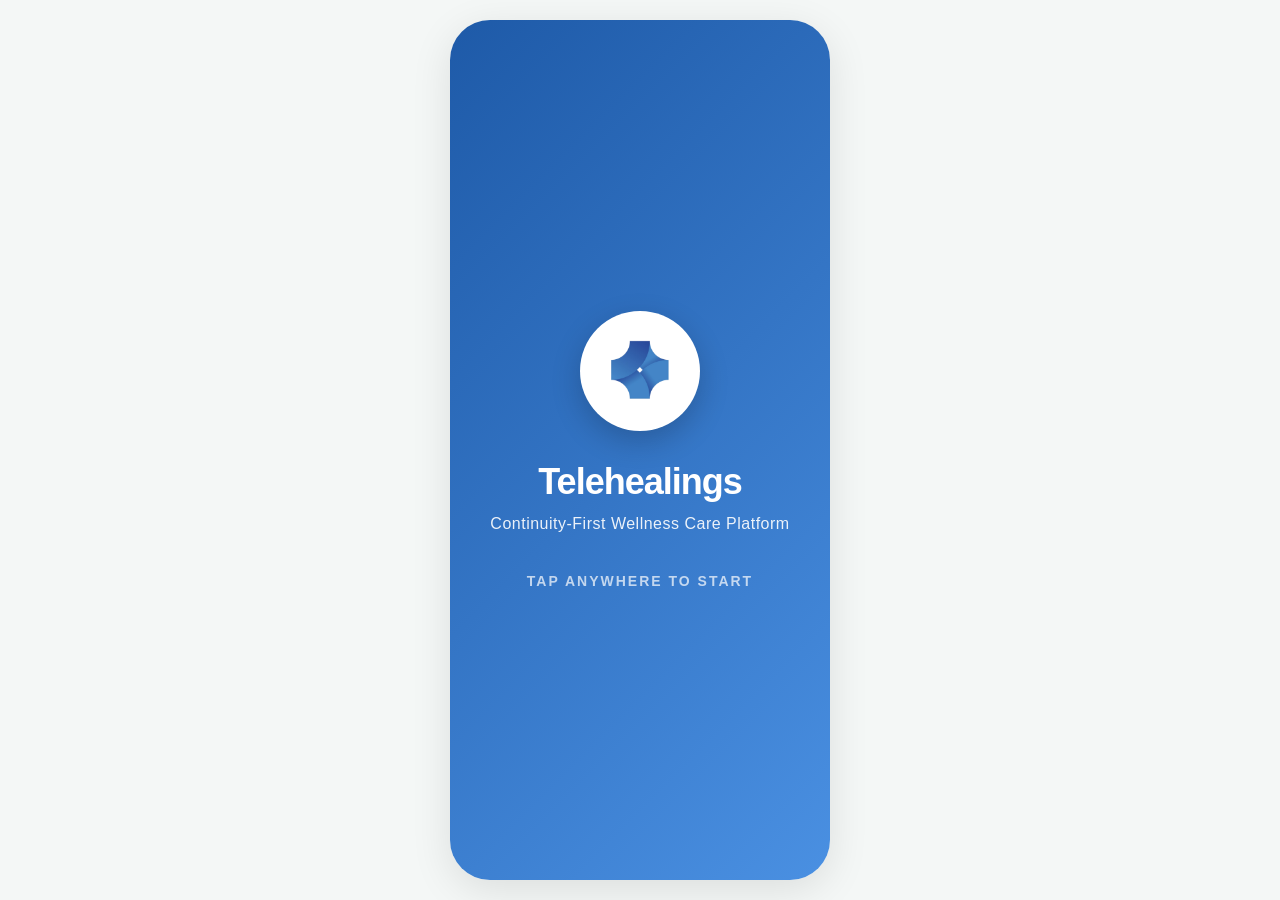
<file: index.html>
<!DOCTYPE html>
<html lang="en">
<head>
    <meta charset="UTF-8">
    <meta name="viewport" content="width=device-width, initial-scale=1.0">
    <title>Telehealings - Splash</title>
    
    <!-- Link to global CSS for shared styles -->
    <link rel="stylesheet" href="./css/global.css"/>
</head>
<!-- The onclick attribute redirects the user to the onboarding workflow when any part of the screen is clicked -->
<body onclick="window.location.href='./workflows/01-onboarding/index.html'">
    <div class="mobile-container splash-mobile">
        <div class="splash-container">
            <!-- Logo block -->
            <div class="splash-logo">
                <!-- Tries to load the logo image, falls back to text if it fails -->
                <img src="./assets/images/Logo.png" alt="Telehealings Logo" onerror="this.style.display='none'; this.nextElementSibling.style.display='block';" />
                <div class="splash-logo-text">✦</div>
            </div>
            
            <!-- App Title and Subtitle -->
            <h1 class="splash-title">Telehealings</h1>
            <p class="splash-subtitle">Continuity-First Wellness Care Platform</p>
            
            <!-- Call to action hint -->
            <p class="splash-hint">Tap anywhere to start</p>
        </div>
    </div>
</body>
</html>
</file>
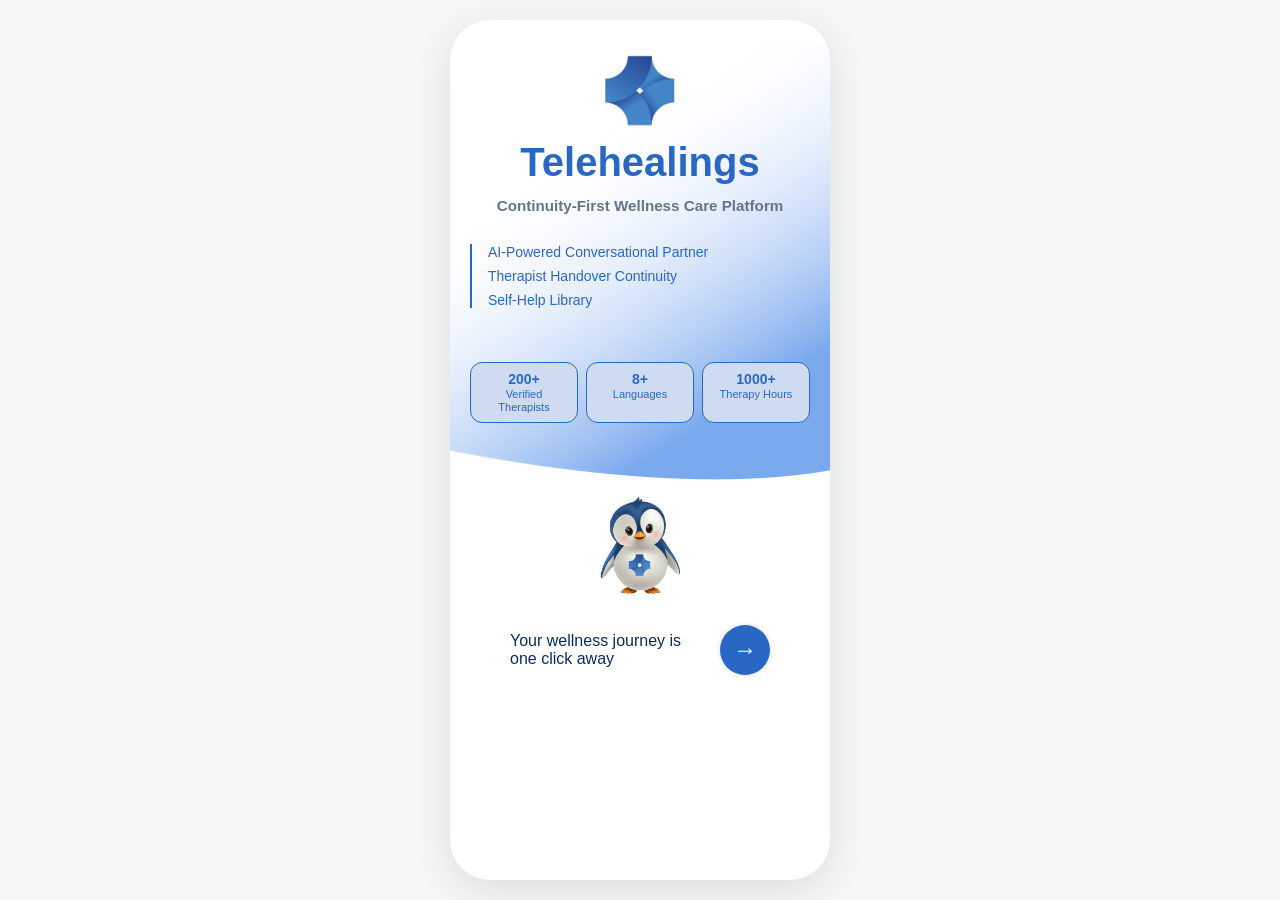
<file: workflows/01-onboarding/index.html>
<!DOCTYPE html>
<html lang="en">
<!-- =======================================================================
     HEAD SECTION
     ======================================================================= -->
<head>
    <meta charset="UTF-8">
    <meta name="viewport" content="width=device-width, initial-scale=1.0">
    <title>Telehealings - Welcome</title>
    <!-- Link to global styles for shared components and variables -->
    <link rel="stylesheet" href="../../css/global.css" />
    <meta name="view-transition" content="same-origin" />
</head>

<!-- =======================================================================
     BODY SECTION
     ======================================================================= -->
<body>
    <div class="mobile-container">
        <main>
            <!-- ===================================================================
                 HERO SECTION: Logo, Headers, and Features
                 =================================================================== -->
            <header class="hero">
                <!-- Branding Header -->
                <div class="hero_center">
                    <img class="onboarding-logo" src="../../assets/images/Logo.png" alt="Telehealings Logo">
                    <h1 id="mainheader">Telehealings</h1>
                    <h3 id="subheader">Continuity-First Wellness Care Platform</h3>
                </div>
                
                <!-- Features List 1: Platform Capabilities -->
                <section class="features_1" aria-label="Platform Capabilities">
                    <ul>
                        <li>AI-Powered Conversational Partner</li>
                        <li>Therapist Handover Continuity</li>
                        <li>Self-Help Library</li>
                    </ul>
                </section>
                
                <!-- Spacer for visual separation -->
                <div class="spacing" aria-hidden="true"></div>
                
                <!-- Features List 2: Platform Stats -->
                <section class="features_2" aria-label="Platform Statistics">
                    <ul>
                        <li><span>200+</span> Verified Therapists</li>
                        <li><span>8+</span> Languages</li>
                        <li><span>1000+</span> Therapy Hours</li>
                    </ul>
                </section>
            </header>

            <!-- ===================================================================
                 CALL TO ACTION (CTA) SECTION
                 =================================================================== -->
            <section class="cta" aria-label="Call to Action">
                <!-- Mascot/Avatar Image -->
                <img class="heali heali-overlap" src="../../assets/images/Heali.png" alt="Heali AI Assistant">
                
                <!-- CTA Text and Button -->
                <div class="cta_2">
                    <ul class="cta_text">
                        <li>Your wellness journey is</li>
                        <li>one click away</li>
                    </ul>
                    <!-- Proceed to soft onboarding -->
                    <a href="./softonboarding.html" class="cta-button-round" aria-label="Start your journey">→</a>
                </div>
            </section>
        </main>
    </div>
</body>
</html>
</file>
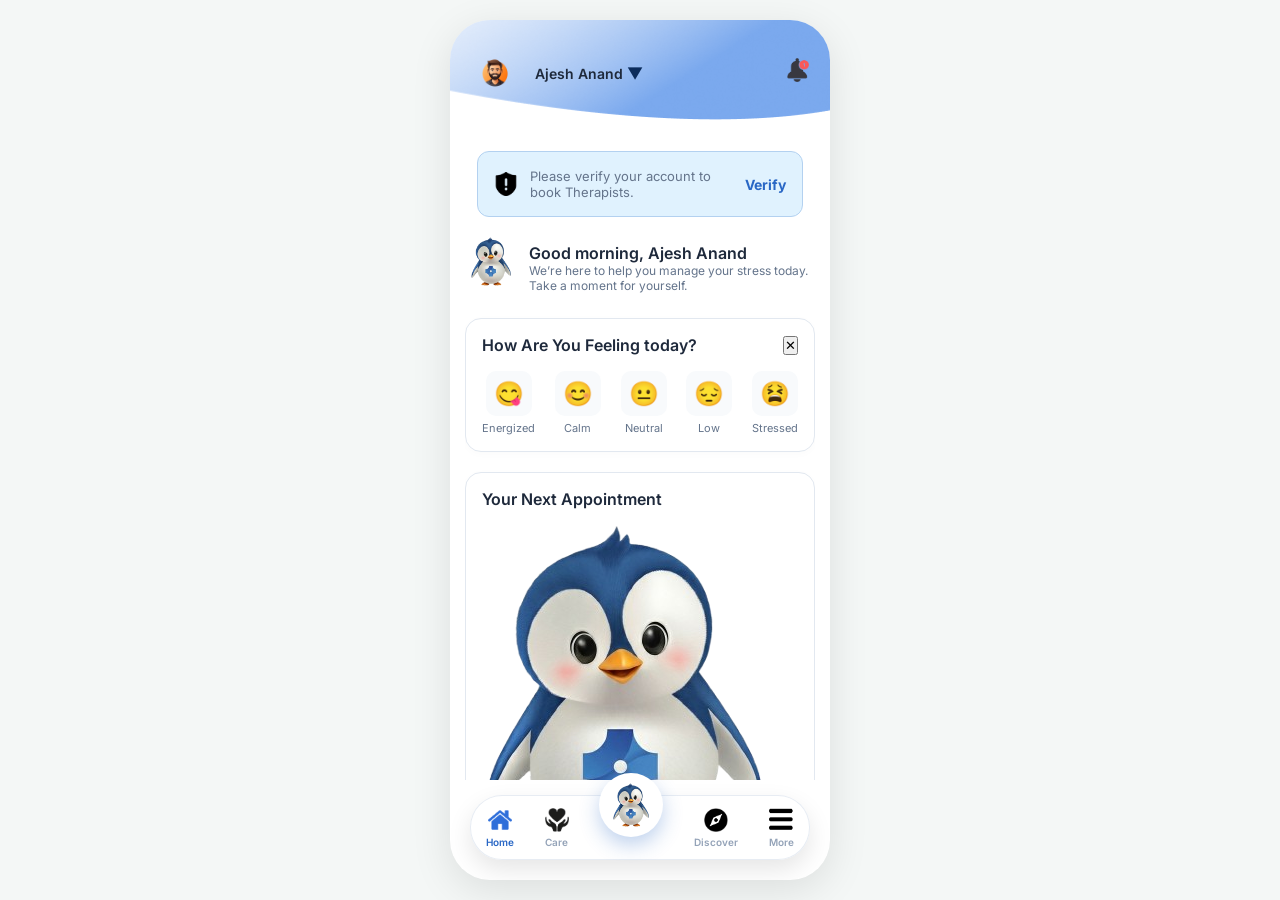
<file: workflows/Home.html>
<!DOCTYPE html>
<html lang="en">
<!-- =======================================================================
     HEAD SECTION: Metadata, Title, and External Resources
     ======================================================================= -->
<head>
    <meta charset="UTF-8">
    <meta name="viewport" content="width=device-width, initial-scale=1.0">
    <title>Telehealings Home</title>
    
    <!-- Global Stylesheet -->
    <link rel="stylesheet" href="../css/global.css">
    
    <!-- Local Stylesheet -->
    <link rel="stylesheet" href="./Home.css">
    
    <!-- Google Fonts: Inter -->
    <link href="https://fonts.googleapis.com/css2?family=Inter:wght@400;500;600;700&display=swap" rel="stylesheet">
</head>

<!-- =======================================================================
     BODY SECTION: Main Application Interface
     ======================================================================= -->
<body>

    <div class="mobile-container">
        <!-- 1. PROFILE AND NOTIFICATION -->
        <section class="top-navigation">
            <header class="main-header">
                <div class="user-profile">
                    <img src="../assets/images/User.png" alt="Profile" class="avatar">
                    <div class="user-info">
                        <span class="user-name">Ajesh Anand</span>
                        <span class="dropdown-icon">▼</span>
                    </div>
                </div>
                <button class="notification-btn">
                    <img src="../assets/images/Notification.png" alt="Notifications">
                </button>
            </header>
        </section>

        <!-- 2. CONTENTS -->
        <main class="main-contents">
            <!-- ACCOUNT STATUS: Verification Banner -->
            <section class="verify-banner">
                <div class="banner-content">
                    <img src="../assets/images/Verify.png" alt="Verify" class="verify-icon">
                    <p>Please verify your account to book Therapists.</p>
                    <a href="./02-registration/Phone number verification.html" class="verify-link">Verify</a>
                </div>
            </section>

            <!-- GREETING: Personalized Welcome and AI Mascot Message -->
            <section class="greeting-section">
                <div class="heali">
                    <img src="../assets/images/Heali.png" alt="Heali" class="heali-small">
                </div>
                <div class="greeting-content">
                    <h1 class="user-greeting">Good morning, Ajesh Anand</h1>
                    <p class="greeting-text">We’re here to help you manage your stress today. Take a moment for yourself.</p>
                </div>
            </section>

            <!-- MOOD TRACKER: Daily Emotional Check-in -->
            <section class="card mood-card">
                <div class="card-header">
                    <h2>How Are You Feeling today?</h2>
                    <button class="close-btn">✕</button>
                </div>
                <div class="mood-options">
                    <div class="mood-item"><span class="emoji">😋</span><span>Energized</span></div>
                    <div class="mood-item"><span class="emoji">😊</span><span>Calm</span></div>
                    <div class="mood-item"><span class="emoji">😐</span><span>Neutral</span></div>
                    <div class="mood-item"><span class="emoji">😔</span><span>Low</span></div>
                    <div class="mood-item"><span class="emoji">😫</span><span>Stressed</span></div>
                </div>
            </section>

            <!-- APPOINTMENT: Upcoming Session Details -->
            <section class="card appointment-card">
                <div class="card-header">
                    <h2>Your Next Appointment</h2>
                </div>
                <div class="appointment-details">
                    <img src="../assets/images/Heali.png" alt="Appointment Mascot" class="mascot-inline">
                    <div class="date-time">
                        <div class="dt-block">
                            <small>Date and Time</small>
                            <strong>Thursday, Oct 24, 2024</strong>
                            <p>Date of appointment</p>
                        </div>
                        <div class="dt-block time-highlight">
                            <strong>02:00 PM — 03:00 PM</strong>
                            <p>Eastern Standard Time (EST)</p>
                        </div>
                    </div>
                </div>
            </section>
        </main>

        <!-- 3. BOTTOM NAVIGATION -->
        <nav class="bottom-nav-container">
          <div class="bottom-nav">
            <div class="nav-item active">
                <img src="../assets/images/home.png" alt="Home" class="menu-icon">
                <span>Home</span>
            </div>
            <div class="nav-item">
                <img src="../assets/images/care.png" alt="Care" class="menu-icon">
                <span>Care</span>
            </div>
            <!-- Floating Action Button for AI Assistant -->
            <div class="nav-floating">
                <img src="../assets/images/Heali.png" alt="Heali" >
            </div>
            <div class="nav-item">
                <img src="../assets/images/discover.png" alt="Discover" class="menu-icon">
                <span>Discover</span>
            </div>
            <div class="nav-item">
                <img src="../assets/images/more.png" alt="More" class="menu-icon">
                <span>More</span>
            </div>
          </div>
        </nav>
    </div>

</body>
</html>
</file>
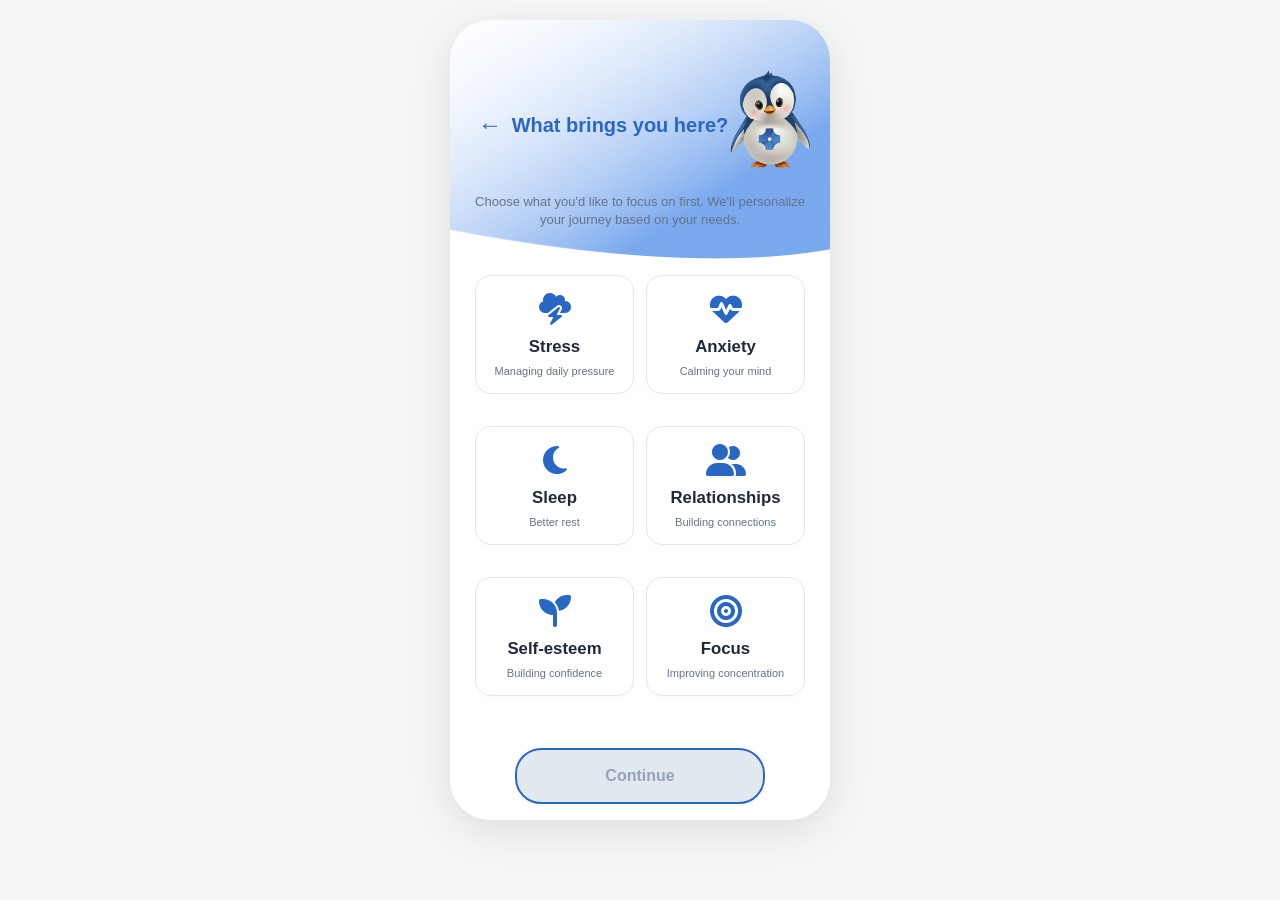
<file: workflows/01-onboarding/personalisation.html>
<!DOCTYPE html>
<html lang="en">
<!-- =======================================================================
     HEAD SECTION
     ======================================================================= -->
<head>
    <meta charset="UTF-8">
    <meta name="viewport" content="width=device-width, initial-scale=1.0">
    <title>Telehealings - Personalisation</title>
    <link rel="stylesheet" href="../../css/global.css"/>
    <!-- FontAwesome CDN for high-quality internet icons -->
    <link rel="stylesheet" href="https://cdnjs.cloudflare.com/ajax/libs/font-awesome/6.4.0/css/all.min.css">
    <style>
        /* Inherited Hero Section */
        .hero {
            background-image: url(/assets/images/Wave.png);
            background-size: cover;
            background-position: center bottom;
            background-repeat: no-repeat;
            padding-top: 50px;
            padding-bottom: 30px;
            text-align: center;
            flex-shrink: 0;
        }

        /* ==========================================================================
           PERSONALISATION PAGE SPECIFIC STYLES
           ========================================================================== */

        /* Main container element - uses flex for layout */
        main {
            width: 100%;
            max-width: var(--screen-max-width);
            height: 100vh;
            max-height: 800px;
            background-color: #ffffff;
            display: flex;
            flex-direction: column;
            overflow: hidden;
            box-shadow: var(--shadow-lg);
            position: relative;
        }

        @media (min-height: 800px) {
            main {
                border-radius: var(--border-radius-phone);
            }
        }

        /* Header Navigation Line */
        .first-line {
            display: flex;
            align-items: center;
            justify-content: space-between;
            padding: 0 20px;
            margin-bottom: var(--spacing-md);
        }

        .back-button {
            text-decoration: none;
            font-size: 24px;
            color: var(--primary-color);
            font-weight: bold;
            width: 40px;
            transition: opacity 0.2s ease;
            background: none;
            border: none;
            cursor: pointer;
            padding: 0;
        }

        .back-button:hover {
            opacity: 0.7;
        }

        #heading {
            text-align: center;
            color: var(--primary-color);
            font-size: 1.25rem;
            margin: 0;
            flex-grow: 1;
            font-weight: 700;
        }

        #text {
            text-align: center;
            color: var(--text-secondary);
            font-size: 13px;
            margin: 0 20px;
            line-height: 1.4;
        }

        /* Selection Grid */
        .selection {
            display: grid;
            grid-template-columns: 1fr 1fr;
            gap: var(--spacing-md);
            padding: 10px 25px;
            flex-grow: 1;
            align-content: center;
        }
    </style>
</head>

<!-- =======================================================================
     BODY SECTION
     ======================================================================= -->
<body>
    <main>
        <!-- ===================================================================
             HERO SECTION: Header and Welcome Text
             =================================================================== -->
        <header class="hero">
            <div class="first-line">
                <!-- Back navigation -->
                <a href="./softonboarding.html" class="back-button" aria-label="Go back"> ← </a>
                
                <!-- Page Title -->
                <h1 id="heading">What brings you here?</h1>
                
                <!-- Avatar/Logo -->
                <img src="../../assets/images/Heali.png" alt="Heali AI" class="heali">
            </div>

            <p id="text">
                Choose what you'd like to focus on first. We'll personalize your journey based on your needs.
            </p>
        </header>

        <!-- ===================================================================
             SELECTION SECTION: Grid of Focus Areas
             =================================================================== -->
        <section class="selection" aria-label="Focus Areas">
            
            <!-- Card 01: Stress -->
            <button class="card" aria-pressed="false">
                <div class="card-icon"><i class="fa-solid fa-cloud-bolt"></i></div>
                <div class="card-name">Stress</div>
                <div class="card-details">Managing daily pressure</div>
            </button>
            
            <!-- Card 02: Anxiety -->
            <button class="card" aria-pressed="false">
                <div class="card-icon"><i class="fa-solid fa-heart-pulse"></i></div>
                <div class="card-name">Anxiety</div>
                <div class="card-details">Calming your mind</div>
            </button>
            
            <!-- Card 03: Sleep -->
            <button class="card" aria-pressed="false">
                <div class="card-icon"><i class="fa-solid fa-moon"></i></div>
                <div class="card-name">Sleep</div>
                <div class="card-details">Better rest</div>
            </button>
            
            <!-- Card 04: Relationships -->
            <button class="card" aria-pressed="false">
                <div class="card-icon"><i class="fa-solid fa-user-group"></i></div>
                <div class="card-name">Relationships</div>
                <div class="card-details">Building connections</div>
            </button>
            
            <!-- Card 05: Self-esteem -->
            <button class="card" aria-pressed="false">
                <div class="card-icon"><i class="fa-solid fa-seedling"></i></div>
                <div class="card-name">Self-esteem</div>
                <div class="card-details">Building confidence</div>
            </button>
            
            <!-- Card 06: Focus -->
            <button class="card" aria-pressed="false">
                <div class="card-icon"><i class="fa-solid fa-bullseye"></i></div>
                <div class="card-name">Focus</div>
                <div class="card-details">Improving concentration</div>
            </button>

        </section>
           
        <!-- ===================================================================
             ACTION SECTION: Continue Button
             =================================================================== -->
        <a href="../Home.html" class="btn-primary disabled" id="continueBtn">Continue</a>
    </main>

    <!-- Logic to handle card selection and enable/disable continue button -->
    <script>
        const cards = document.querySelectorAll('.card');
        const continueBtn = document.getElementById('continueBtn');

        cards.forEach(card => {
            card.addEventListener('click', () => {
                // Toggle the aria-pressed state to track selection
                const isSelected = card.getAttribute('aria-pressed') === 'true';
                card.setAttribute('aria-pressed', !isSelected);
                
                // Check if any card has aria-pressed="true"
                const anySelected = document.querySelectorAll('.card[aria-pressed="true"]').length > 0;
                
                // Toggle the disabled class on the button accordingly
                if (anySelected) {
                    continueBtn.classList.remove('disabled');
                } else {
                    continueBtn.classList.add('disabled');
                }
            });
        });
    </script>
</body>
</html>
</file>
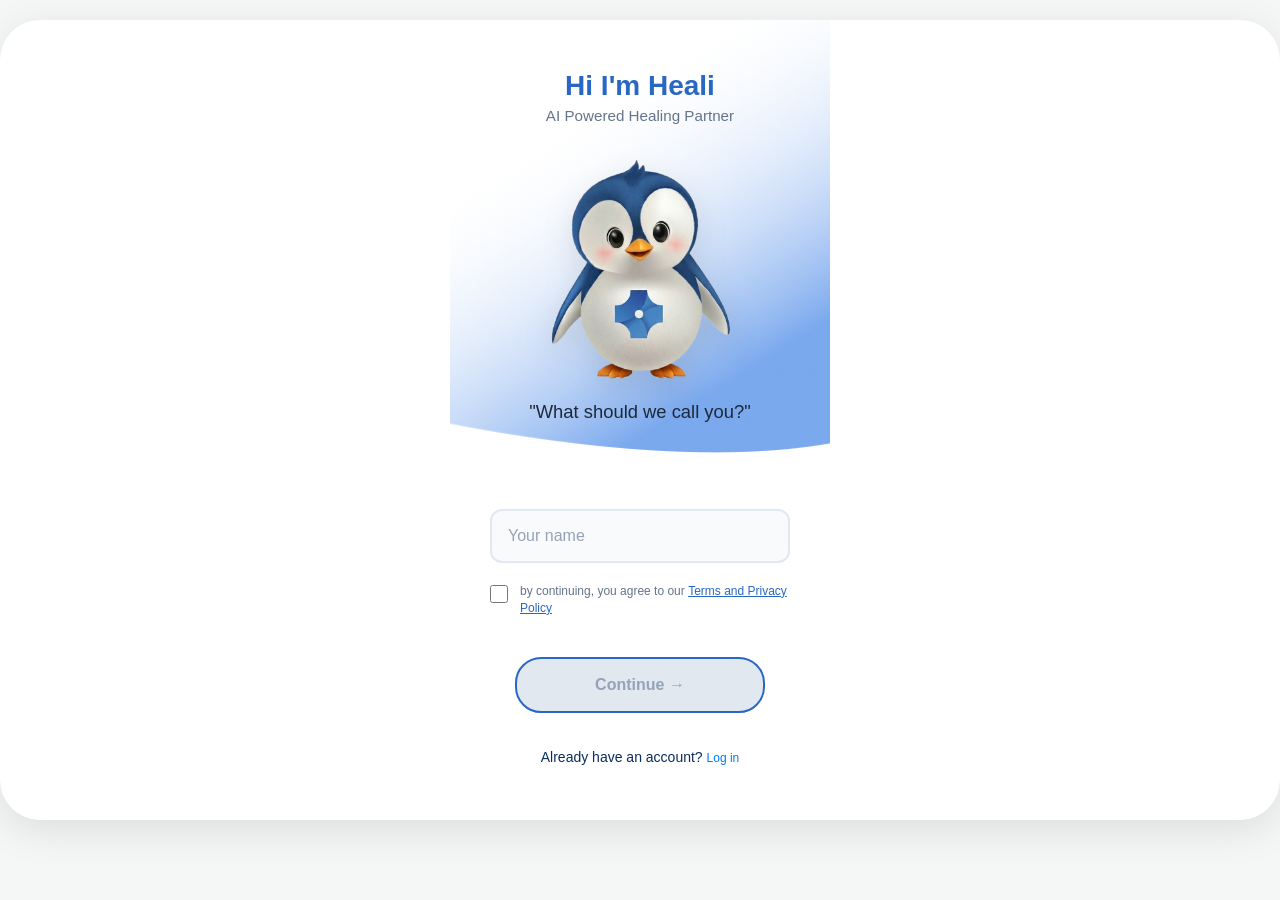
<file: workflows/01-onboarding/softonboarding.html>
<!DOCTYPE html>
<html lang="en">
<!-- =======================================================================
     HEAD SECTION
     ======================================================================= -->
<head>
    <meta charset="UTF-8">
    <meta name="viewport" content="width=device-width, initial-scale=1.0">
    <title>Telehealings - Onboarding</title>
    <link rel="stylesheet" href="../../css/global.css"/>
    <style>
        /**
         * ============================================================================
         * SOFT ONBOARDING STYLES
         * ============================================================================
         * Specific styles for the soft onboarding workflow.
         */
        
        /* ==========================================================================
           Base Layout
           ========================================================================== */
        
        /* Main content area styles */
        main {
            width: 100%;
            height: 100vh;
            max-height: 800px;
            background-color: #ffffff;
            display: flex;
            flex-direction: column;
            overflow: hidden;
            box-shadow: var(--shadow-lg);
            position: relative;
        }
        
        @media (min-height: 800px) {
            main {
                border-radius: var(--border-radius-phone);
            }
        }
        
        /* ==========================================================================
           Hero Section
           ========================================================================== */
        .hero {
            background-image: url(/assets/images/Wave.png);
            background-size: cover;
            background-position: center bottom;
            background-repeat: no-repeat;
            padding-top: 50px;
            padding-bottom: 30px;
            text-align: center;
            flex-shrink: 0;
        }
        
        /* ==========================================================================
           Typography & Headers
           ========================================================================== */
        #mainheader {
            color: var(--primary-color);
            font-size: 1.75rem;
            margin: 0 0 5px 0;
            font-weight: 700;
        }
        
        #subheader {
            color: var(--text-secondary);
            font-size: 0.95rem;
            margin: 0 0 35px 0;
        }
        
        #question {
            color: var(--text-primary);
            font-size: 1.15rem;
            font-weight: 500;
            margin-top: 20px;
            margin-bottom: 0;
        }
        
        /* ==========================================================================
           Terms & Conditions
           ========================================================================== */
        #terms-container {
            display: flex;
            align-items: flex-start;
            gap: var(--spacing-md);
            margin-bottom: var(--spacing-2xl);
            width: 100%;
            max-width: 300px;
            margin-left: auto;
            margin-right: auto;
        }
        
        #terms {
            margin-top: 2px;
            accent-color: var(--primary-color);
            width: 18px;
            height: 18px;
            flex-shrink: 0;
            cursor: pointer;
        }
        
        label {
            font-size: 12px;
            color: var(--text-secondary);
            line-height: 1.4;
        }
        
        label span {
            color: var(--primary-color);
            text-decoration: underline;
            cursor: pointer;
            font-weight: 500;
        }
    </style>
    <meta name="view-transition" content="same-origin" />
</head>   

<!-- =======================================================================
     BODY SECTION
     ======================================================================= -->
<body>
    <main>
        <!-- ===================================================================
             HERO SECTION: Greeting and Image
             =================================================================== -->
        <header class="hero">
            <h1 id="mainheader">Hi I'm Heali</h1>
            <p id="subheader">AI Powered Healing Partner</p>
            <img src="../../assets/images/Heali.png" alt="Heali AI" class="heali-avatar">
            <p id="question">"What should we call you?"</p>
        </header>

        <!-- ===================================================================
             FORM SECTION: Input, Terms, and Action
             =================================================================== -->
        <form action="./personalisation.html" method="GET">
            <label for="userName" class="sr-only">Your Name</label>
            <input type="text" id="userName" name="userName" placeholder="Your name" class="input-standard">
            
            <div id="terms-container">
                <input type="checkbox" id="terms" custom="tick" required>
                <label for="terms">
                    by continuing, you agree to our <span>Terms and Privacy Policy</span>
                </label>
            </div>

            <!-- ===================================================================
                 ACTION SECTION: Continue Button
                 =================================================================== -->
            <button type="submit" class="btn-primary disabled" id="submitBtn" disabled>Continue →</button>

            <div class="existing-user" style="text-align: center; margin-top: 20px;">
                <p style="font-size: 14px;">Already have an account? <a href="../Home.html" style="color: #007AFF; text-decoration: none; font-weight: 300; font-size: 12px;">Log in</a></p>
            </div>
        </form>
    </main>

    

    <!-- Logic to validate the form before enabling the submit button -->
    <script>
        const userNameInput = document.getElementById('userName');
        const termsCheckbox = document.getElementById('terms');
        const submitBtn = document.getElementById('submitBtn');

        function validateForm() {
            const isNameValid = userNameInput.value.trim().length >= 3;
            const isTermsChecked = termsCheckbox.checked;

            // Enable button only if both conditions are met
            submitBtn.disabled = !(isNameValid && isTermsChecked);
            submitBtn.classList.toggle('disabled', submitBtn.disabled);
        }

        userNameInput.addEventListener('input', validateForm);
        termsCheckbox.addEventListener('change', validateForm);
    </script>
</body>
</html>
</file>
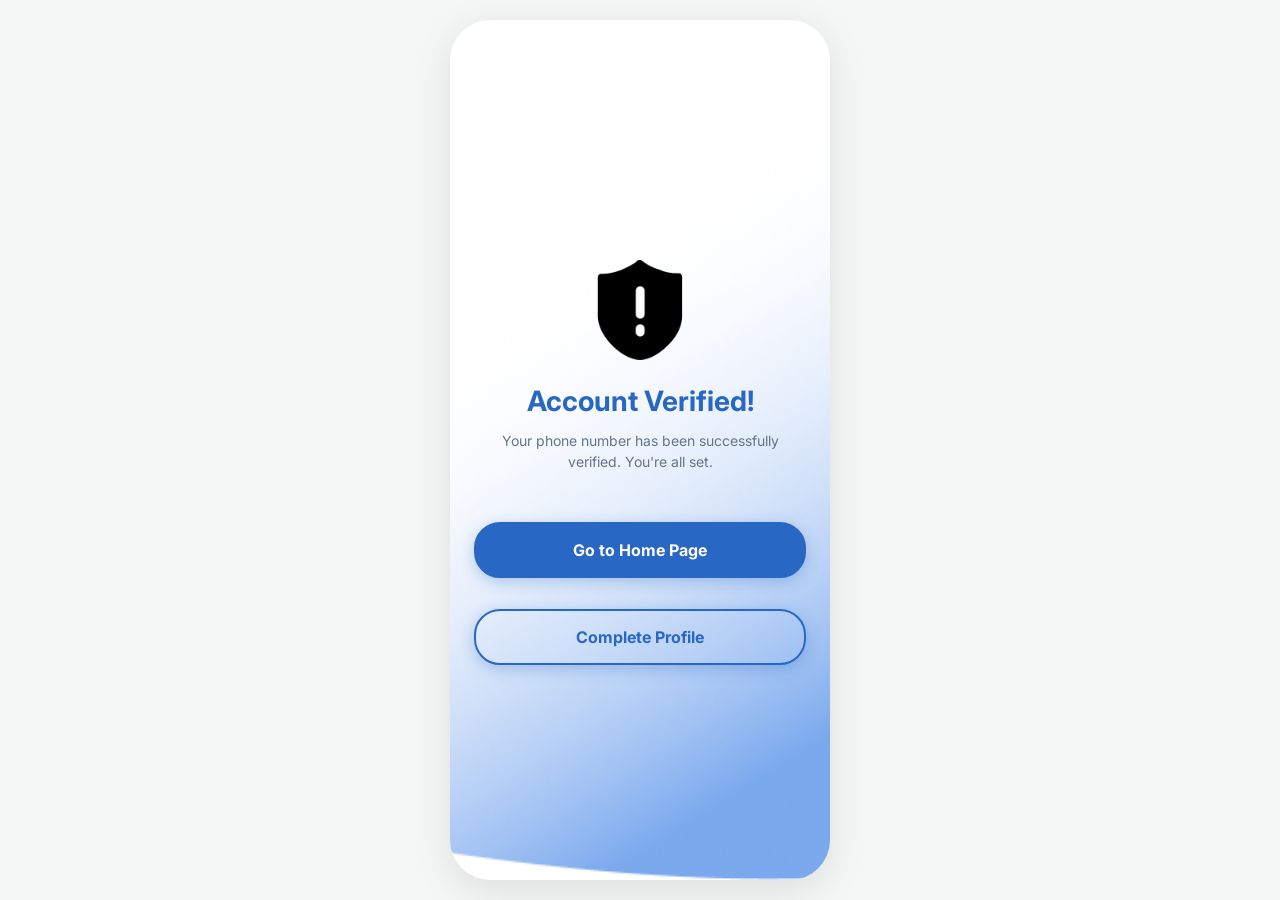
<file: workflows/02-registration/account verified.html>
<!DOCTYPE html>
<html lang="en">
<head>
    <meta charset="UTF-8">
    <meta name="viewport" content="width=device-width, initial-scale=1.0">
    <title>Telehealings - Account Verified</title>
    <link rel="stylesheet" href="../../css/global.css">
    <link href="https://fonts.googleapis.com/css2?family=Inter:wght@400;500;600;700&display=swap" rel="stylesheet">
    <style>
        .verified-container {
            display: flex;
            flex-direction: column;
            justify-content: center;
            align-items: center;
            height: 100vh;
            padding: var(--container-padding);
            text-align: center;
        }

        .success-icon {
            width: 100px;
            height: 100px;
            margin-bottom: var(--spacing-2xl);
            animation: popIn 0.6s cubic-bezier(0.175, 0.885, 0.32, 1.275);
        }

        .verified-title {
            font-size: 28px;
            font-weight: 700;
            color: var(--primary-color);
            margin-bottom: var(--spacing-md);
        }

        /* Optional secondary button style */
        .btn-outline {
            background-color: transparent;
            color: var(--primary-color);
        }
        .btn-outline:hover, .btn-outline:focus {
            color: #ffffff;
        }

        @keyframes popIn {
            0% { transform: scale(0.5); opacity: 0; }
            100% { transform: scale(1); opacity: 1; }
        }
    </style>
</head>
<body>
    <div class="mobile-container hero">
        <main class="verified-container">
            <img src="../../assets/images/Verify.png" alt="Success" class="success-icon">
            <h1 class="verified-title">Account Verified!</h1>
            <p class="instruction-text">Your phone number has been successfully verified. You're all set.</p>
            
            <a href="../Home.html" class="btn-primary btn-full" style="margin-top: 30px;">
                Go to Home Page
            </a>
            <a href="../03-user profile completion/User profile 01.html" class="btn-primary btn-full btn-outline" style="margin-top: 15px;">
                Complete Profile
            </a>
        </main>
    </div>
</body>
</html>
</file>
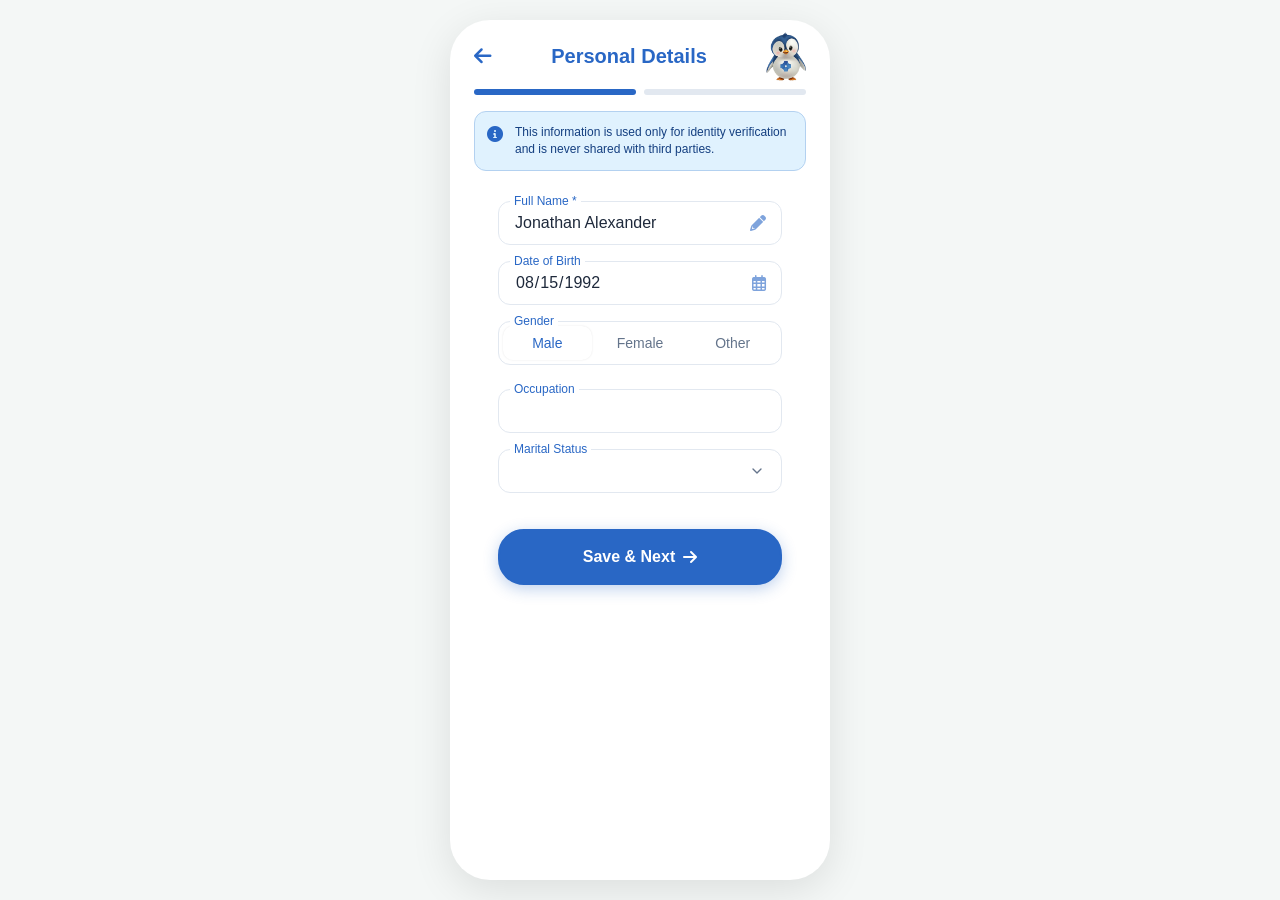
<file: workflows/03-user profile completion/User profile 01.html>
<!DOCTYPE html>
<html lang="en">
<!-- =======================================================================
     HEAD SECTION
     ======================================================================= -->
<head>
    <meta charset="UTF-8">
    <meta name="viewport" content="width=device-width, initial-scale=1.0">
    <title>Telehealings - Personal Details Form</title>
    
    <!-- Link to global styles for shared components and variables -->
    <link rel="stylesheet" href="../../css/global.css">
    <link href="https://cdnjs.cloudflare.com/ajax/libs/font-awesome/6.0.0/css/all.min.css" rel="stylesheet">
</head>

<!-- =======================================================================
     BODY SECTION
     ======================================================================= -->
<body>
    <div class="mobile-container">
        
        <!-- ===================================================================
             HEADER SECTION
             =================================================================== -->
        <header class="profile-header">
            <a href="../02-registration/account verified.html" class="back-btn" aria-label="Go back">
                <i class="fas fa-arrow-left"></i>
            </a>
            <h1 class="header-title">Personal Details</h1>
            <!-- Reusing Heali's small avatar instead of the static internet image -->
            <img src="../../assets/images/Heali.png" alt="Heali Mascot" class="heali-small" style="margin: 0;">
        </header>
        
        <!-- ===================================================================
             PROGRESS INDICATOR
             =================================================================== -->
        <div class="progress-container" aria-label="Profile completion progress">
            <div class="progress-step active"></div>
            <div class="progress-step"></div>
        </div>
        
        <!-- ===================================================================
             INFO BANNER
             =================================================================== -->
        <div class="info-box">
            <i class="fas fa-info-circle"></i>
            <p>This information is used only for identity verification and is never shared with third parties.</p>
        </div>
        
        <!-- ===================================================================
             FORM SECTION
             =================================================================== -->
        <main class="profile-form">
            <form action="#" method="POST">
                
                <!-- Full Name -->
                <div class="form-group">
                    <div class="input-wrapper">
                        <input type="text" id="fullNameInput" class="input-border" value="Jonathan Alexander" placeholder=" " readonly required>
                        <label for="fullNameInput" class="floating-label">Full Name <span>*</span></label>
                        <i id="editNameBtn" class="fas fa-pencil-alt icon-right" style="cursor: pointer;" title="Edit name"></i>
                    </div>
                </div>
                
                <!-- Date of Birth -->
                <div class="form-group">
                    <div class="input-wrapper">
                        <input type="date" id="dobInput" class="input-border" value="1992-08-15" placeholder=" ">
                        <label for="dobInput" class="floating-label">Date of Birth</label>
                        <i class="far fa-calendar-alt icon-right" style="pointer-events: none;"></i>
                    </div>
                </div>

                <!-- Gender Toggle -->
                <div class="form-group" style="margin-bottom: var(--spacing-2xl);">
                    <div class="input-wrapper has-content">
                        <div class="gender-toggle" id="genderToggle">
                            <div class="gender-option active">Male</div>
                            <div class="gender-option">Female</div>
                            <div class="gender-option">Other</div>
                        </div>
                        <label for="genderToggle" class="floating-label">Gender</label>
                    </div>
                </div>
                
                <!-- Occupation -->
                <div class="form-group">
                    <div class="input-wrapper">
                        <input type="text" id="occupationInput" class="input-border" placeholder=" ">
                        <label for="occupationInput" class="floating-label">Occupation</label>
                    </div>
                </div>
                
                <!-- Marital Status Dropdown -->
                <div class="form-group">
                    <div class="input-wrapper">
                        <select id="maritalStatusInput" class="input-border" required>
                            <option value="" disabled selected hidden></option>
                            <option>Married</option>
                            <option>Single</option>
                            <option>Divorced</option>
                        </select>
                        <label for="maritalStatusInput" class="floating-label">Marital Status</label>
                    </div>
                </div>
                
                <!-- Action Button -->
                <a href="./User profile 02.html" class="btn-primary btn-full" style="text-decoration: none; display: flex; align-items: center; justify-content: center;">
                    Save & Next <i class="fas fa-arrow-right" style="margin-left: 8px;"></i>
                </a>
                
            </form>
        </main>
        
    </div>

    <!-- Script for profile page interactions -->
    <script src="../../js/user-profile.js"></script>
</body>
</html>
</file>
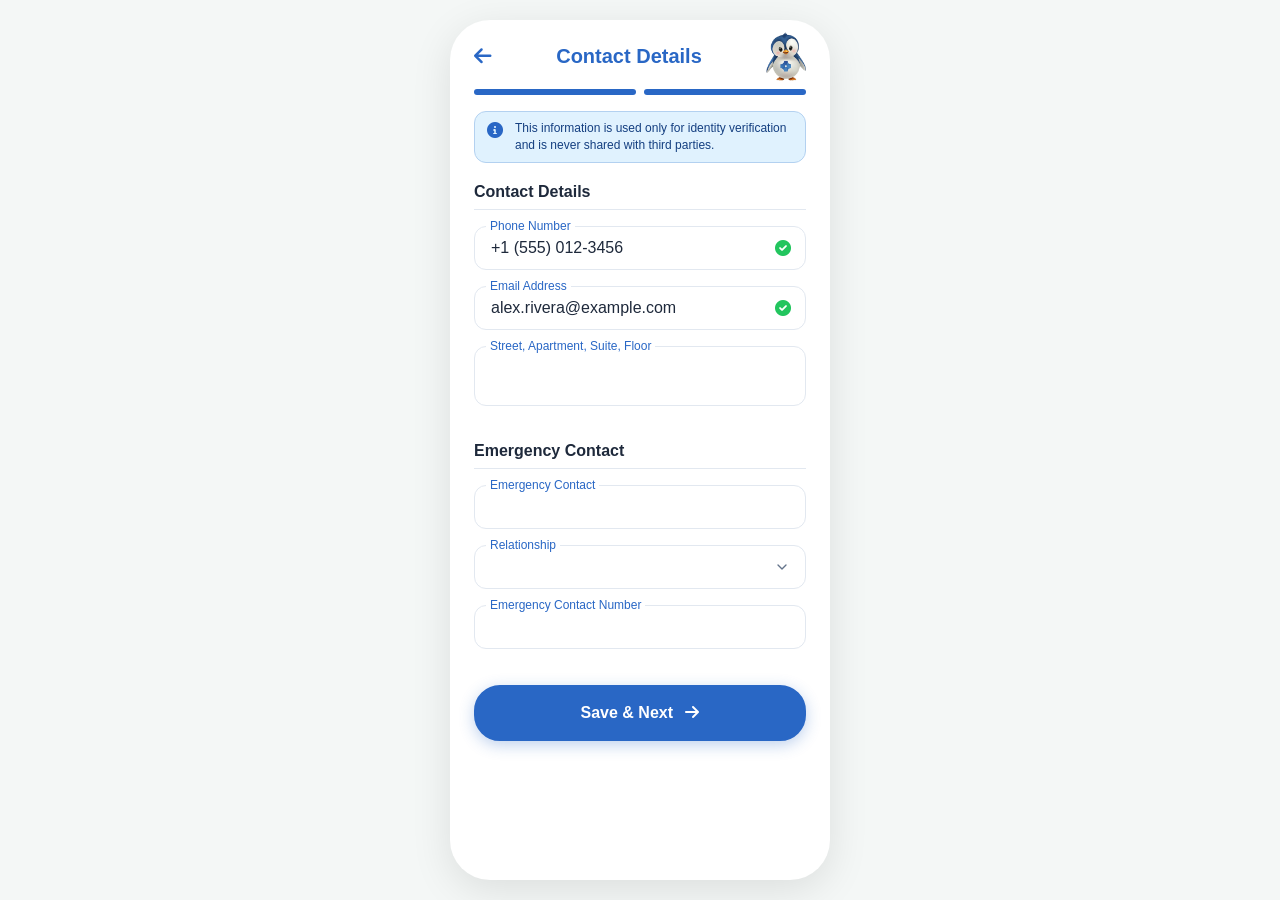
<file: workflows/03-user profile completion/User profile 02.html>
<!DOCTYPE html>
<html lang="en">
<head>
    <meta charset="UTF-8">
    <meta name="viewport" content="width=device-width, initial-scale=1.0">
    <title>Telehealings - Contact Details Form</title>
    
    <link rel="stylesheet" href="../../css/global.css">
    <link href="https://cdnjs.cloudflare.com/ajax/libs/font-awesome/6.0.0/css/all.min.css" rel="stylesheet">
    
    <style>
        /* Maintaining all your existing styles */
        .profile-header {
            display: flex;
            align-items: center;
            justify-content: space-between;
            padding: var(--spacing-md) var(--container-padding) var(--spacing-sm);
        }
        
        .back-btn {
            color: var(--primary-color);
            text-decoration: none;
            font-size: 20px;
        }
        
        .header-title {
            color: var(--primary-color);
            font-size: 1.25rem;
            font-weight: 700;
            margin: 0;
        }
        
        .progress-container {
            display: flex;
            gap: var(--spacing-sm);
            padding: 0 var(--spacing-2xl);
            margin-bottom: var(--spacing-lg);
        }
        
        .step {
            height: 6px;
            flex: 1;
            background: var(--border-light);
            border-radius: var(--border-radius-pill);
        }
        
        .step.active {
            background: var(--primary-color);
        }
        
        .info-box {
            background-color: var(--bg-subtle);
            border: 1px solid var(--blue-accent);
            border-radius: var(--border-radius-xl);
            margin: 0 var(--container-padding) var(--spacing-xl);
            padding: 8px var(--spacing-md);
            display: flex;
            gap: var(--spacing-md);
            align-items: flex-start;
        }
        
        .info-box i {
            color: var(--primary-color);
            margin-top: 2px;
        }
        
        .info-box p {
            font-size: 12px;
            color: var(--text-light);
            margin: 0;
            line-height: 1.4;
        }
        
        .profile-form {
            padding: 0 var(--container-padding) var(--spacing-xl);
        }

        /* Override global form padding to prevent unwanted large gaps */
        .profile-form form {
            padding: 0;
        }
        
        .form-group {
            margin-bottom: var(--spacing-lg);
        }
        
        .input-wrapper .input-border {
            width: 100%;
            height: 44px;
            padding-right: 40px;
        }

        /* Specific style for Address Textarea to match your input-border look */
        textarea.input-border {
            height: auto;
            min-height: 60px;
            padding-top: 16px;
            resize: none;
            font-family: inherit;
        }
        
        .icon-right {
            position: absolute;
            right: 15px;
            top: 50%;
            transform: translateY(-50%);
            color: var(--primary-color);
            opacity: 0.6;
        }

        .icon-verified {
            color: #22c55e; /* Green for verification checkmark */
            opacity: 1;
        }
        
        .input-wrapper {
            position: relative;
            width: 100%;
        }

        .floating-label {
            position: absolute;
            top: 50%;
            left: 16px;
            transform: translateY(-50%);
            color: var(--text-secondary);
            font-size: 16px;
            pointer-events: none;
            transition: all 0.2s ease-in-out;
            background-color: var(--bg-color);
            padding: 0 4px;
        }

        /* Adjusted for textarea since top 50% looks weird there */
        textarea.input-border ~ .floating-label {
            top: 18px;
        }

        .input-border:focus ~ .floating-label,
        .input-border:not(:placeholder-shown) ~ .floating-label,
        .input-border:valid ~ .floating-label {
            top: 0;
            left: 12px;
            font-size: 12px;
            color: var(--primary-color);
            font-weight: 500;
        }

        select.input-border {
            appearance: none;
            background-image: url("data:image/svg+xml;charset=UTF-8,%3csvg xmlns='http://www.w3.org/2000/svg' viewBox='0 0 24 24' fill='none' stroke='%2364748b' stroke-width='2' stroke-linecap='round' stroke-linejoin='round'%3e%3cpolyline points='6 9 12 15 18 9'%3e%3c/polyline%3e%3c/svg%3e");
            background-repeat: no-repeat;
            background-position: right 15px center;
            background-size: 16px;
        }

        /* Section Heading Styling */
        .section-title {
            font-size: 16px;
            font-weight: 700;
            color: var(--text-primary);
            margin: var(--spacing-xl) 0 var(--spacing-lg);
            padding-bottom: var(--spacing-sm);
            border-bottom: 1px solid var(--border-light);
        }

        /* Remove top margin for the first section title to prevent double spacing */
        .section-title:first-of-type {
            margin-top: 0;
        }
        
        .btn-primary.btn-full {
            margin-top: var(--spacing-xl);
            margin-bottom: 0;
            width: 100%;
        }
    </style>
</head>

<body>
    <div class="mobile-container">
        
        <header class="profile-header">
            <a href="#" class="back-btn"><i class="fas fa-arrow-left"></i></a>
            <h1 class="header-title">Contact Details</h1>
            <img src="../../assets/images/Heali.png" alt="Heali Mascot" class="heali-small" style="margin: 0;">
        </header>
        
        <div class="progress-container">
            <div class="step active"></div>
            <div class="step active"></div>
        </div>
        
        <div class="info-box">
            <i class="fas fa-info-circle"></i>
            <p>This information is used only for identity verification and is never shared with third parties.</p>
        </div>
        
        <main class="profile-form">
            <form action="#" method="POST">
                
                <h2 class="section-title">Contact Details</h2>

                <div class="form-group">
                    <div class="input-wrapper">
                        <input type="tel" id="phoneInput" class="input-border" value="+1 (555) 012-3456" placeholder=" " required>
                        <label for="phoneInput" class="floating-label">Phone Number</label>
                        <i class="fas fa-check-circle icon-right icon-verified"></i>
                    </div>
                </div>
                
                <div class="form-group">
                    <div class="input-wrapper">
                        <input type="email" id="emailInput" class="input-border" value="alex.rivera@example.com" placeholder=" " required>
                        <label for="emailInput" class="floating-label">Email Address</label>
                        <i class="fas fa-check-circle icon-right icon-verified"></i>
                    </div>
                </div>

                <div class="form-group">
                    <div class="input-wrapper">
                        <textarea id="addressInput" class="input-border" placeholder=" "></textarea>
                        <label for="addressInput" class="floating-label">Street, Apartment, Suite, Floor</label>
                    </div>
                </div>

                <h2 class="section-title">Emergency Contact</h2>

                 <div class="form-group">
                    <div class="input-wrapper">
                        <input type="text" id="emergencyName" class="input-border" placeholder=" ">
                        <label for="emergencyName" class="floating-label">Emergency Contact</label>
                    </div>
                </div>

                
                <div class="form-group">
                    <div class="input-wrapper">
                        <select id="relationshipInput" class="input-border" required>
                            <option value="" disabled selected hidden></option>
                            <option>Spouse</option>
                            <option>Parent</option>
                            <option>Sibling</option>
                            <option>Friend</option>
                            <option>Other</option>
                        </select>
                        <label for="relationshipInput" class="floating-label">Relationship</label>
                    </div>
                </div>

                <div class="form-group">
                    <div class="input-wrapper">
                        <input type="tel" id="emergencyPhone" class="input-border" value=" " placeholder=" " required>
                        <label for="emergencyPhone" class="floating-label">Emergency Contact Number</label>
                    </div>
                </div>
                
                <button type="submit" class="btn-primary btn-full">
                    Save & Next <i class="fas fa-arrow-right" style="margin-left: 8px;"></i>
                </button>
                
            </form>
        </main>
    </div>

    <script src="../../js/user-profile.js"></script>
</body>
</html>
</file>
<file: css/global.css>
/* ==========================================================================
   GLOBAL STYLES & VARIABLES
   ========================================================================== */

/* CSS Variables for consistent theming */
:root {
    /* Colors */
    --primary-color: #2967c5;
    --primary-hover: #1e5aa8;
    --secondary-color: #cfdbf0;
    --text-main: #0b2c5c;
    --text-light: #143f80;
    --text-primary: #1e293b;
    --text-secondary: #64748b;
    --text-muted: #94a3b8;
    --bg-color: #ffffff;
    --bg-light: #f4f7f6;
    --bg-lighter: #f8fafc;
    --bg-subtle: #e0f2fe;
    --border-light: #e2e8f0;
    --blue-accent: #b3d1f0;

    /* Typography */
    --font-main: 'Inter', -apple-system, BlinkMacSystemFont, 'Segoe UI', Roboto, Helvetica, Arial, sans-serif;
    
    /* Box Shadow & Borders */
    --shadow-xs: 0px 2px 8px rgba(0, 0, 0, 0.02);
    --shadow-sm: 0px 0px 2px rgba(0, 0, 0, 0.1);
    --shadow-md: 0px 0px 5px rgba(0, 0, 0, 0.15);
    --shadow-lg: 0px 10px 40px rgba(0, 0, 0, 0.1);
    --shadow-xl: 0 10px 25px rgba(0, 0, 0, 0.1);
    --shadow-primary: 0 4px 15px rgba(41, 103, 197, 0.3);
    --shadow-primary-lg: 0 6px 20px rgba(41, 103, 197, 0.4);

    --border-radius-sm: 4px;
    --border-radius-md: 8px;
    --border-radius-lg: 10px;
    --border-radius-xl: 12px;
    --border-radius-2xl: 14px;
    --border-radius-3xl: 16px;
    --border-radius-pill: 26px;
    --border-radius-full: 50%;
    --border-radius-phone: 40px;

    /* Layout & Screen Definitions */
    --screen-max-width: 380px;
    --container-margin-y: 20px; /* Editable top and bottom margin for the container */
    --container-padding: clamp(16px, 6.31vw, 24px);
    --spacing-xs: clamp(2px, 1.05vw, 4px);
    --spacing-sm: clamp(4px, 2.1vw, 8px);
    --spacing-md: clamp(8px, 3.15vw, 12px);
    --spacing-lg: clamp(12px, 4.2vw, 16px);
    --spacing-xl: clamp(16px, 5.26vw, 20px);
    --spacing-2xl: clamp(20px, 6.31vw, 24px);
    --spacing-3xl: clamp(24px, 7.89vw, 30px);
    --spacing-4xl: clamp(32px, 10.52vw, 40px);
}

/* HTML base styles */
html {
    scroll-behavior: smooth;
    box-sizing: border-box;
}

/* Universal box-sizing for all elements */
*, *:before, *:after {
    box-sizing: inherit;
    margin: 0;
    padding: 0;
}

body {
    font-family: var(--font-main);
    color: var(--text-main);
    background-color: var(--bg-light);
    margin: 0;
    padding: 0;
    padding: var(--container-margin-y) 0;
    display: flex;
    justify-content: center;
    align-items: center;
    align-items: flex-start;
    min-height: 100vh;
    overflow-x: hidden;
}

/* ==========================================================================
   REUSABLE COMPONENTS & UTILITIES
   ========================================================================== */

/* Mobile Screen Container */
.mobile-container {
    width: 100%;
    max-width: var(--screen-max-width);
    min-height: 100vh;
    max-height: 800px;
    margin: 0 auto;
    min-height: calc(100vh - (var(--container-margin-y) * 2));
    margin: auto;
    background: var(--bg-color);
    display: flex;
    flex-direction: column;
    overflow-y: auto;
    overflow-x: hidden;
    box-shadow: var(--shadow-lg);
    position: relative;
}

@media (min-height: 800px) {
    .mobile-container {
        border-radius: var(--border-radius-phone);
    }
}

/* Primary Button - Multiple Styles */
.btn-primary {
    display: inline-block;
    padding: 0;
    line-height: 52px;
    width: 250px;
    margin: var(--spacing-lg) auto;
    text-align: center;
    text-decoration: none;
    font-size: 16px;
    font-weight: 700;
    background-color: var(--primary-color);
    color: #ffffff;
    border: 2px solid var(--primary-color);
    border-radius: var(--border-radius-pill);
    box-shadow: var(--shadow-primary);
    cursor: pointer;
    transition: all 0.2s ease-in-out;
}

.btn-primary:hover,
.btn-primary:focus {
    background-color: var(--primary-hover);
    border-color: var(--primary-hover);
    transform: translateY(-2px);
    box-shadow: var(--shadow-primary-lg);
    outline: none;
}

.btn-primary:active {
    transform: translateY(0);
}

.btn-primary:disabled,
.btn-primary.disabled {
    background-color: var(--border-light);
    color: var(--text-muted);
    box-shadow: none;
    cursor: not-allowed;
    pointer-events: none;
}

/* Full-width button variant */
.btn-primary.btn-full {
    width: 100%;
    max-width: 100%;
    margin: var(--spacing-lg) 0;
}

/* Block button style */
.btn-block {
    display: block;
    width: 100%;
    max-width: 250px;
    margin: var(--spacing-3xl) auto;
    line-height: 50px;
    letter-spacing: 0.5px;
    text-align: center;
    text-decoration: none;
    font-size: 18px;
    font-weight: 800;
    background-color: var(--primary-color);
    border: 2px solid var(--primary-color);
    color: #ffffff;
    box-shadow: var(--shadow-md);
    border-radius: var(--border-radius-sm);
    cursor: pointer;
    transition: all 0.2s ease-in-out;
}

.btn-block:hover,
.btn-block:focus {
    background-color: var(--primary-hover);
    border-color: var(--primary-hover);
    transform: translateY(-2px);
    outline: none;
}

.btn-block:active {
    transform: translateY(0);
}

/* Circular button */
.btn-circular {
    width: 60px;
    height: 60px;
    border-radius: var(--border-radius-full);
    line-height: 60px;
    font-size: 25px;
    padding: 0;
    border: none;
    text-decoration: none;
    text-align: center;
    background-color: var(--primary-color);
    color: #ffffff;
    box-shadow: var(--shadow-md);
    transition: all 0.2s ease-in-out;
    cursor: pointer;
}

.btn-circular:hover,
.btn-circular:focus {
    background-color: var(--primary-hover);
    transform: translateY(-2px);
    box-shadow: var(--shadow-md);
    outline: none;
}

/* Social button */
.social-btn {
    flex: 1;
    height: 50px;
    background: var(--bg-lighter);
    border: 1px solid var(--border-light);
    border-radius: var(--border-radius-xl);
    display: flex;
    justify-content: center;
    align-items: center;
    gap: var(--spacing-md);
    font-weight: 500;
    font-size: 14px;
    cursor: pointer;
    transition: all 0.2s ease;
    color: var(--text-primary);
}

.social-btn:hover {
    border-color: var(--primary-color);
    background-color: #f0f5ff;
}

.social-btn img {
    width: 20px;
}

/* Standard Input Field */
.input-standard {
    display: block;
    width: 100%;
    max-width: 300px;
    margin: 0 auto var(--spacing-xl) auto;
    font-size: 16px;
    padding: var(--spacing-lg);
    border: 2px solid var(--border-light);
    border-radius: var(--border-radius-xl);
    transition: all 0.2s ease;
    font-family: var(--font-main);
    background-color: var(--bg-lighter);
    color: var(--text-primary);
    box-sizing: border-box;
}

.input-standard:focus {
    border-color: var(--primary-color);
    background-color: var(--bg-color);
    box-shadow: 0 0 0 4px rgba(41, 103, 197, 0.1);
    outline: none;
}

.input-standard::placeholder {
    color: var(--text-muted);
}

/* Form fields */
.input-label {
    display: block;
    font-size: 14px;
    font-weight: 600;
    margin-bottom: var(--spacing-sm);
    color: var(--text-primary);
}

/* Input with border - variations */
.input-border {
    height: 50px;
    border: 1.5px solid var(--border-light);
    border-radius: var(--border-radius-xl);
    padding: 0 var(--spacing-lg);
    font-size: 16px;
    color: var(--text-primary);
    font-family: var(--font-main);
    transition: all 0.2s ease;
    background-color: var(--bg-color);
}

.input-border:focus {
    border-color: var(--primary-color);
    outline: none;
}

/* OTP Input Styling */
.otp-input-wrapper {
    display: flex;
    justify-content: space-between;
    gap: var(--spacing-md);
    margin-bottom: var(--spacing-2xl);
}

.otp-box {
    width: 48px;
    height: 56px;
    border: 1.5px solid var(--border-light);
    border-radius: var(--border-radius-xl);
    text-align: center;
    font-size: 20px;
    font-weight: 700;
    color: var(--primary-color);
    background-color: var(--bg-lighter);
    transition: all 0.2s ease;
    font-family: var(--font-main);
}

.otp-box:focus {
    border-color: var(--primary-color);
    outline: none;
    background-color: var(--bg-color);
}

/* Header Section - Wave Background */
.hero,
.boarding-header,
.main-header {
    background-image: url(../assets/images/Wave.png);
    background-repeat: no-repeat;
    background-size: cover;
    background-position: center bottom;
    width: 100%;
    flex-shrink: 0;
    text-align: center;
}

.hero {
    display: block;
    max-width: var(--screen-max-width);
    margin: 0 auto;
    padding-bottom: 05vh;
}

.boarding-header {
    padding: var(--spacing-4xl) var(--container-padding) clamp(40px, 15vw, 60px) var(--container-padding);
    text-align: left;
}

.main-header {
    display: flex;
    justify-content: space-between;
    align-items: center;
    padding: 0 var(--spacing-xl);
    height: clamp(70px, 20vw, 100px);
}

/* Typography Reusables */
.main-title,
.page-title,
#mainheader {
    text-align: center;
    color: var(--primary-color);
    font-size: 1.75rem;
    font-weight: 700;
    margin-bottom: var(--spacing-md);
}

#mainheader {
    font-size: 2.5rem;
}

.sub-title,
#subheader {
    text-align: center;
    color: var(--text-secondary);
    font-size: 0.95rem;
    margin-bottom: var(--spacing-3xl);
}

.instruction-text {
    font-size: 14px;
    color: var(--text-secondary);
    line-height: 1.5;
    margin-bottom: var(--spacing-xl);
}

/* Card Component */
.card {
    background: var(--bg-color);
    border: 1.5px solid var(--border-light);
    border-radius: var(--border-radius-3xl);
    padding: var(--spacing-lg);
    margin-bottom: var(--spacing-xl);
    box-shadow: var(--shadow-xs);
    transition: all 0.2s ease;
}

.card:hover,
.card:focus {
    border-color: var(--primary-color);
    background-color: #f0f5ff;
    transform: translateY(-3px);
    box-shadow: 0 8px 16px rgba(41, 103, 197, 0.12);
    outline: none;
}

.card[aria-pressed="true"] {
    border-color: var(--primary-color);
    background-color: #f0f5ff;
    box-shadow: 0 8px 16px rgba(41, 103, 197, 0.12);
}

.card-header {
    display: flex;
    justify-content: space-between;
    align-items: center;
    margin-bottom: var(--spacing-lg);
}

.card-header h2 {
    font-size: 16px;
    font-weight: 600;
    color: var(--text-primary);
    margin: 0;
}

.card-icon {
    font-size: 32px;
    color: var(--primary-color);
    margin-bottom: var(--spacing-sm);
    transition: transform 0.2s ease;
}

.card:hover .card-icon,
.card:focus .card-icon,
.card[aria-pressed="true"] .card-icon {
    transform: scale(1.1);
}

.card-name {
    color: var(--text-primary);
    font-size: 1.05rem;
    font-weight: 600;
    margin: 0 0 var(--spacing-sm) 0;
}

.card-details {
    color: var(--text-secondary);
    font-size: 11px;
    text-align: center;
    margin: 0;
}

/* Avatar Components */
.avatar {
    width: 40px;
    height: 40px;
    border-radius: var(--border-radius-full);
    margin-right: var(--spacing-xl);
    object-fit: cover;
}

.heali,
.heali-avatar,
.heali-small,
.heali-with-phone-img {
    display: block;
    margin: 0 auto;
    view-transition-name: heali-avatar;
}

.heali {
    width: 80px;
    margin-bottom: var(--spacing-md);
}

.heali-avatar {
    width: 180px;
    height: auto;
    filter: drop-shadow(0 10px 15px rgba(0,0,0,0.1));
    animation: floatHeali 4s ease-in-out infinite;
}

.heali-small {
    width: 40px;
    height: auto;
}

.heali-with-phone-img {
    width: 140px;
    height: auto;
    margin-bottom: var(--spacing-xl);
}

@keyframes floatHeali {
    0%, 100% { transform: translateY(0); }
    50% { transform: translateY(-12px); }
}

/* Form Wrapper */
.form-section {
    padding: var(--spacing-3xl) var(--container-padding) var(--spacing-md) var(--container-padding);
    flex-grow: 1;
    display: flex;
    flex-direction: column;
}

form {
    display: flex;
    flex-direction: column;
    flex-grow: 1;
    padding: var(--spacing-3xl) var(--spacing-2xl);
    justify-content: center;
}

/* Input wrapper */
.input-wrapper,
.phone-input-wrapper {
    display: flex;
    gap: var(--spacing-xl);
    margin-bottom: var(--spacing-2xl);
}

.country-selector {
    width: 60px;
    height: 50px;
    border: 1.5px solid var(--border-light);
    border-radius: var(--border-radius-xl);
    display: flex;
    justify-content: center;
    align-items: center;
    background-color: var(--bg-color);
    cursor: pointer;
}

.phone-field {
    flex-grow: 1;
    height: 50px;
    border: 1.5px solid var(--border-light);
    border-radius: var(--border-radius-xl);
    padding: 0 var(--spacing-lg);
    font-size: 16px;
    color: var(--text-primary);
    font-family: var(--font-main);
}

.phone-field:focus {
    border-color: var(--primary-color);
    outline: none;
}

/* Banner/Alert Components */
.verify-banner {
    margin: var(--spacing-lg) var(--spacing-md);
    background-color: var(--bg-subtle);
    border: 1px solid var(--blue-accent);
    border-radius: var(--border-radius-xl);
    padding: var(--spacing-lg);
    margin-bottom: var(--spacing-xl);
}

.banner-content {
    display: flex;
    align-items: center;
    gap: var(--spacing-md);
    font-size: 13px;
    color: var(--text-secondary);
}

.verify-icon {
    width: 24px;
    height: 24px;
}

.verify-link {
    margin-left: auto;
    color: var(--primary-color);
    text-decoration: none;
    font-weight: bold;
    font-size: 14px;
}

/* Flex Utilities */
.flex {
    display: flex;
}

.flex-col {
    flex-direction: column;
}

.flex-center {
    display: flex;
    justify-content: center;
    align-items: center;
}

.gap-xs { gap: var(--spacing-xs); }
.gap-sm { gap: var(--spacing-sm); }
.gap-md { gap: var(--spacing-md); }
.gap-lg { gap: var(--spacing-lg); }
.gap-xl { gap: var(--spacing-xl); }

/* Padding Utilities */
.p-xs { padding: var(--spacing-xs); }
.p-sm { padding: var(--spacing-sm); }
.p-md { padding: var(--spacing-md); }
.p-lg { padding: var(--spacing-lg); }
.px-md { padding-left: var(--spacing-md); padding-right: var(--spacing-md); }

/* Margin Utilities */
.m-0 { margin: 0; }
.mb-sm { margin-bottom: var(--spacing-sm); }
.mb-md { margin-bottom: var(--spacing-md); }
.mb-lg { margin-bottom: var(--spacing-lg); }
.mb-xl { margin-bottom: var(--spacing-xl); }
.mt-sm { margin-top: var(--spacing-sm); }
.mt-lg { margin-top: var(--spacing-lg); }
.mx-auto { margin-left: auto; margin-right: auto; }
.w-full { width: 100%; }

/* Text Utilities */
.text-center { text-align: center; }
.text-left { text-align: left; }
.text-right { text-align: right; }
.text-primary { color: var(--text-primary); }
.text-secondary { color: var(--text-secondary); }
.text-muted { color: var(--text-muted); }
.font-bold { font-weight: 700; }
.font-semibold { font-weight: 600; }
.font-medium { font-weight: 500; }
.text-sm { font-size: 12px; }
.text-base { font-size: 14px; }
.text-lg { font-size: 16px; }

.sr-only {
    position: absolute;
    width: 1px;
    height: 1px;
    padding: 0;
    margin: -1px;
    overflow: hidden;
    clip: rect(0, 0, 0, 0);
    white-space: nowrap;
    border-width: 0;
}

/* ==========================================================================
   STYLE GUIDE UTILITIES (Specific to style-guide.html)
   ========================================================================== */
.style-guide-body {
    display: block;
    background-color: var(--bg-lighter);
    min-height: auto;
    padding: var(--spacing-4xl);
}
.style-guide-container {
    max-width: 1200px;
    margin: 0 auto;
    font-family: var(--font-main);
}
.sg-section {
    background: var(--bg-color);
    border-radius: var(--border-radius-xl);
    padding: var(--spacing-xl) var(--spacing-2xl);
    margin-bottom: var(--spacing-3xl);
    box-shadow: var(--shadow-md);
}
.sg-section h2 {
    font-size: 2rem;
    color: var(--text-main);
    margin-bottom: var(--spacing-xl);
    border-bottom: 2px solid var(--border-light);
    padding-bottom: var(--spacing-md);
}
.sg-section h3 {
    font-size: 1.5rem;
    color: var(--text-primary);
    margin-top: var(--spacing-xl);
    margin-bottom: var(--spacing-lg);
}
.sg-item {
    margin-bottom: var(--spacing-xl);
    padding: var(--spacing-lg);
    border: 1px solid var(--border-light);
    border-radius: var(--border-radius-lg);
}
.color-swatch-container {
    display: grid;
    grid-template-columns: repeat(auto-fill, minmax(150px, 1fr));
    gap: var(--spacing-lg);
}
.color-swatch {
    padding: var(--spacing-md);
    border-radius: var(--border-radius-md);
    border: 1px solid var(--border-light);
}
.color-chip {
    height: 80px;
    width: 100%;
    border-radius: var(--border-radius-sm);
    margin-bottom: var(--spacing-sm);
    border: 1px solid var(--border-light);
}
.color-swatch p {
    font-size: 14px;
    font-weight: 500;
    color: var(--text-secondary);
    margin: 0;
}
.color-swatch code {
    font-size: 12px;
    color: var(--text-muted);
}
.shadow-box {
    width: 150px;
    height: 100px;
    background: var(--bg-color);
    border: 1px solid var(--border-light);
    display: flex;
    align-items: center;
    justify-content: center;
    text-align: center;
    font-size: 12px;
    color: var(--text-secondary);
    border-radius: var(--border-radius-lg);
}
.component-grid {
    display: flex;
    flex-wrap: wrap;
    gap: var(--spacing-xl);
    align-items: flex-start;
}
.component-grid > * {
    flex-shrink: 0;
}
.spacing-demo {
    display: flex;
    align-items: center;
    margin-bottom: var(--spacing-sm);
}
.spacing-block {
    background: var(--secondary-color);
    height: 20px;
}
.spacing-label {
    width: 120px;
    font-size: 12px;
    color: var(--text-secondary);
}
.sg-code {
    background-color: var(--bg-lighter);
    border: 1px solid var(--border-light);
    border-radius: var(--border-radius-md);
    padding: var(--spacing-lg);
    margin-top: var(--spacing-lg);
    overflow-x: auto;
}
.sg-code pre {
    margin: 0;
}
.sg-code code {
    font-family: 'SFMono-Regular', Consolas, 'Liberation Mono', Menlo, monospace;
    font-size: 13px;
    color: var(--text-main);
    white-space: pre-wrap;
    word-wrap: break-word;
}

/* ==========================================================================
   SPLASH SCREEN
   ========================================================================== */
.splash-mobile {
    background: linear-gradient(135deg, #1E5AA8 0%, #4A90E2 100%);
    padding: var(--container-padding);
    cursor: pointer;
    -webkit-tap-highlight-color: transparent;
    justify-content: center;
}
.splash-container {
    text-align: center;
    color: white;
    animation: fadeIn 1.2s ease-out;
    display: flex;
    flex-direction: column;
    align-items: center;
    width: 100%;
}
.splash-logo {
    width: 120px;
    height: 120px;
    margin-bottom: var(--spacing-3xl);
    animation: float 4s ease-in-out infinite;
    background: white;
    border-radius: 50%;
    padding: var(--spacing-xl);
    box-shadow: 0 10px 30px rgba(0, 0, 0, 0.2);
    display: flex;
    align-items: center;
    justify-content: center;
}
.splash-logo img {
    width: 100%;
    height: 100%;
    object-fit: contain;
}
.splash-logo-text {
    display: none;
    font-size: 56px;
    color: #1E5AA8;
}
.splash-title {
    font-size: 36px;
    font-weight: 700;
    margin-bottom: var(--spacing-md);
    letter-spacing: -1px;
}
.splash-subtitle {
    font-size: 16px;
    font-weight: 500;
    opacity: 0.9;
    letter-spacing: 0.5px;
    margin-bottom: var(--spacing-4xl);
}
.splash-hint {
    font-size: 14px;
    font-weight: 600;
    text-transform: uppercase;
    letter-spacing: 2px;
    opacity: 0.7;
    animation: pulseHint 2s infinite;
}
@keyframes fadeIn {
    from { opacity: 0; transform: translateY(20px); }
    to { opacity: 1; transform: translateY(0); }
}
@keyframes pulseHint {
    0%, 100% { opacity: 0.4; }
    50% { opacity: 0.9; }
}

/* ==========================================================================
   ONBOARDING
   ========================================================================== */
.onboarding-logo {
    width: 6rem;
    display: block;
    margin: var(--spacing-2xl) auto 0 auto;
}
.features_1 {
    color: var(--primary-color);
    text-align: left;
    font-size: 14px;
    border-left: 2px solid var(--primary-color);
    width: 250px;
    margin-left: var(--spacing-xl);
    margin-bottom: var(--spacing-2xl);
}
.features_2 {
    width: auto;
    margin-bottom: var(--spacing-md);
}
.features_1 ul,
.features_2 ul {
    list-style-type: none;
    padding-left: var(--spacing-lg);
}
.features_1 ul li,
.features_2 ul li {
    margin-bottom: var(--spacing-sm);
}
.features_2 ul {
    display: flex;
    flex-direction: row;
    gap: var(--spacing-sm);
    padding-left: 0;
    margin-left: var(--spacing-xl);
    margin-right: var(--spacing-xl);
}
.features_2 ul li {
    background: var(--secondary-color);
    border: 1px solid var(--primary-color);
    border-radius: var(--border-radius-xl);
    padding: var(--spacing-sm);
    flex: 1;
    text-align: center;
    font-size: 11px;
    margin-bottom: 0;
    margin-top: var(--spacing-3xl);
    color: var(--primary-color);
    display: flex;
    flex-direction: column;
    line-height: 1.2;
}
.features_2 ul li span {
    font-weight: bold;
    font-size: 14px;
    display: block;
}
.cta-button-round {
    display: flex;
    align-items: center;
    justify-content: center;
    background-color: var(--primary-color);
    color: white;
    text-decoration: none;
    width: 50px;
    height: 50px;
    border-radius: var(--border-radius-full);
    font-size: 24px;
    transition: transform 0.2s ease;
    box-shadow: var(--shadow-md);
}
.cta_2 {
    display: flex;
    align-items: center;
    justify-content: space-between;
    padding: clamp(30px, 10vw, 60px) clamp(30px, 10vw, 60px);
}
.cta_text {
    list-style-type: none;
    padding: 0;
}
.heali-overlap {
    margin-top: var(--spacing-lg);
    margin-bottom: calc(-1 * var(--spacing-3xl));
}

/* ==========================================================================
   USER PROFILE & MODERN FORMS
   ========================================================================== */
.profile-header { display: flex; align-items: center; justify-content: space-between; padding: var(--spacing-md) var(--container-padding) var(--spacing-sm); }
.back-btn { color: var(--primary-color); text-decoration: none; font-size: 20px; }
.header-title { color: var(--primary-color); font-size: 1.25rem; font-weight: 700; margin: 0; }

.progress-container { display: flex; gap: var(--spacing-sm); padding: 0 var(--spacing-2xl); margin-bottom: var(--spacing-lg); }
.progress-step { height: 6px; flex: 1; background: var(--border-light); border-radius: var(--border-radius-pill); }
.progress-step.active { background: var(--primary-color); }

.info-box { background-color: var(--bg-subtle); border: 1px solid var(--blue-accent); border-radius: var(--border-radius-xl); margin: 0 var(--container-padding) 0; padding: var(--spacing-md); display: flex; gap: var(--spacing-md); align-items: flex-start; }
.info-box i { color: var(--primary-color); margin-top: 2px; }
.info-box p { font-size: 12px; color: var(--text-light); margin: 0; line-height: 1.4; }

.profile-form { padding: 0 var(--container-padding) var(--spacing-xl); }
.form-group { margin-bottom: var(--spacing-lg); }
.form-group .input-wrapper { position: relative; width: 100%; margin-bottom: 0; }
.form-group .input-border { width: 100%; height: 44px; padding-right: var(--spacing-4xl); }
.icon-right { position: absolute; right: var(--spacing-lg); top: 50%; transform: translateY(-50%); color: var(--primary-color); opacity: 0.6; }

.gender-toggle { display: flex; align-items: center; box-sizing: border-box; height: 44px; width: 100%; background: var(--bg-color); border-radius: var(--border-radius-xl); padding: var(--spacing-xs); border: 1.5px solid var(--border-light); gap: var(--spacing-xs); }
.gender-option { flex: 1; height: 100%; display: flex; align-items: center; justify-content: center; font-size: 14px; font-weight: 500; cursor: pointer; border-radius: var(--border-radius-lg); color: var(--text-secondary); transition: all 0.2s; }
.gender-option.active { background: #ffffff; color: var(--primary-color); box-shadow: var(--shadow-sm); }

select.input-border { appearance: none; -webkit-appearance: none; background-image: url("data:image/svg+xml;charset=UTF-8,%3csvg xmlns='http://www.w3.org/2000/svg' viewBox='0 0 24 24' fill='none' stroke='%2364748b' stroke-width='2' stroke-linecap='round' stroke-linejoin='round'%3e%3cpolyline points='6 9 12 15 18 9'%3e%3c/polyline%3e%3c/svg%3e"); background-repeat: no-repeat; background-position: right var(--spacing-lg) center; background-size: 16px; }

.floating-label { position: absolute; top: 50%; left: var(--spacing-lg); transform: translateY(-50%); color: var(--text-secondary); font-size: 16px; pointer-events: none; transition: all 0.2s ease-in-out; background-color: var(--bg-color); padding: 0 var(--spacing-xs); }
.input-border:focus ~ .floating-label, .input-border:not(:placeholder-shown) ~ .floating-label, .input-border:valid ~ .floating-label, .input-wrapper.has-content > .floating-label { top: 0; left: var(--spacing-md); font-size: 12px; color: var(--primary-color); font-weight: 500; }
input[type="date"]:not(:valid) { color: transparent; }
input[type="date"] { text-align: left; color: var(--text-primary); position: relative; }
input[type="date"]::-webkit-calendar-picker-indicator { position: absolute; right: var(--spacing-lg); opacity: 0; cursor: pointer; width: 24px; height: 24px; margin: 0; z-index: 2; }
.profile-form .btn-primary.btn-full { margin-top: var(--spacing-xl); margin-bottom: 0; }
</file>
<file: workflows/Home.css>
/* ==========================================================================
   HOME / DASHBOARD SPECIFIC STYLES
   ========================================================================== */

/* Bottom Navigation Bar */
.bottom-nav {
    position: sticky;
    bottom: 20px;
    width: calc(100% - 40px);
    margin: 0 auto 20px auto;
    background: rgba(255, 255, 255, 0.9);
    display: flex;
    justify-content: space-around;
    align-items: center;
    height: 65px;
    border-radius: 32px;
    border: 1px solid rgba(226, 232, 240, 0.8);
    box-shadow: 0 10px 25px rgba(0, 0, 0, 0.1);
    backdrop-filter: blur(10px);
    z-index: 10;
}

.nav-item {
    display: flex;
    flex-direction: column;
    align-items: center;
    font-size: 10px;
    font-weight: 600;
    color: #94a3b8;
    text-decoration: none;
    gap: 4px;
    transition: all 0.2s ease;
}

.nav-item.active {
    color: #2967c5;
}

.nav-item.active .menu-icon {
    filter: invert(34%) sepia(85%) saturate(1145%) hue-rotate(196deg) brightness(91%) contrast(91%);
}

.nav-floating {
    width: 64px;
    height: 64px;
    background: #ffffff;
    border-radius: 50%;
    margin-top: -45px;
    display: flex;
    justify-content: center;
    align-items: center;
    border: 3px solid none;
    box-shadow: 0 8px 20px rgba(41, 103, 197, 0.3);
    view-transition-name: heali-avatar;
    z-index: 5px;
    transition: transform 0.3s cubic-bezier(0.34, 1.56, 0.64, 1);
}

.nav-floating img {
    width: 36px;
}

.menu-icon {
    width: 24px;
    height: 24px;
    transition: filter 0.2s ease;
}

/* User Profile Section */
.user-profile {
    display: flex;
    align-items: center;
    background: none;
    padding: 10px 15px 5px 5px;
    border-radius: 30px;
}

.user-name {
    font-weight: 600;
    font-size: 14px;
    color: #1e293b;
}

.notification-btn {
    width: 24px;
    height: 24px;
    display: flex;
    align-items: center;
    justify-content: center;
    background: none;
    border: none;
    cursor: pointer;
}

.notification-btn img {
    width: 100%;
    height: 100%;
    object-fit: contain;
}

/* Main Content Area */
.main-contents {
    display: flex;
    flex-direction: column;
    margin: 15px 15px;
    flex-grow: 1;
    overflow-y: auto;
}

.content-scroll {
    padding: 0 20px 100px 20px;
    flex-grow: 1;
}

/* Greeting Section */
.greeting-section {
    display: flex;
    align-items: center;
    gap: 12px;
    margin-bottom: 20px;
}

.user-greeting {
    font-size: 16px;
    font-weight: 600;
    color: #1e293b;
}

.greeting-text {
    font-size: 12px;
    color: #64748b;
    white-space: normal;
}

/* Mood Tracker */
.mood-options {
    display: flex;
    justify-content: space-between;
}

.mood-item {
    display: flex;
    flex-direction: column;
    align-items: center;
    gap: 5px;
    font-size: 11px;
    color: #64748b;
    cursor: pointer;
}

.emoji {
    font-size: 24px;
    background: #f8fafc;
    padding: 8px;
    border-radius: 10px;
    transition: transform 0.2s ease;
}
    width: 20px;
    height: 20px;
    margin-bottom: 2px;
    opacity: 0.8;
}

.nav-item.active .menu-icon {
    opacity: 1;
}
</file>
